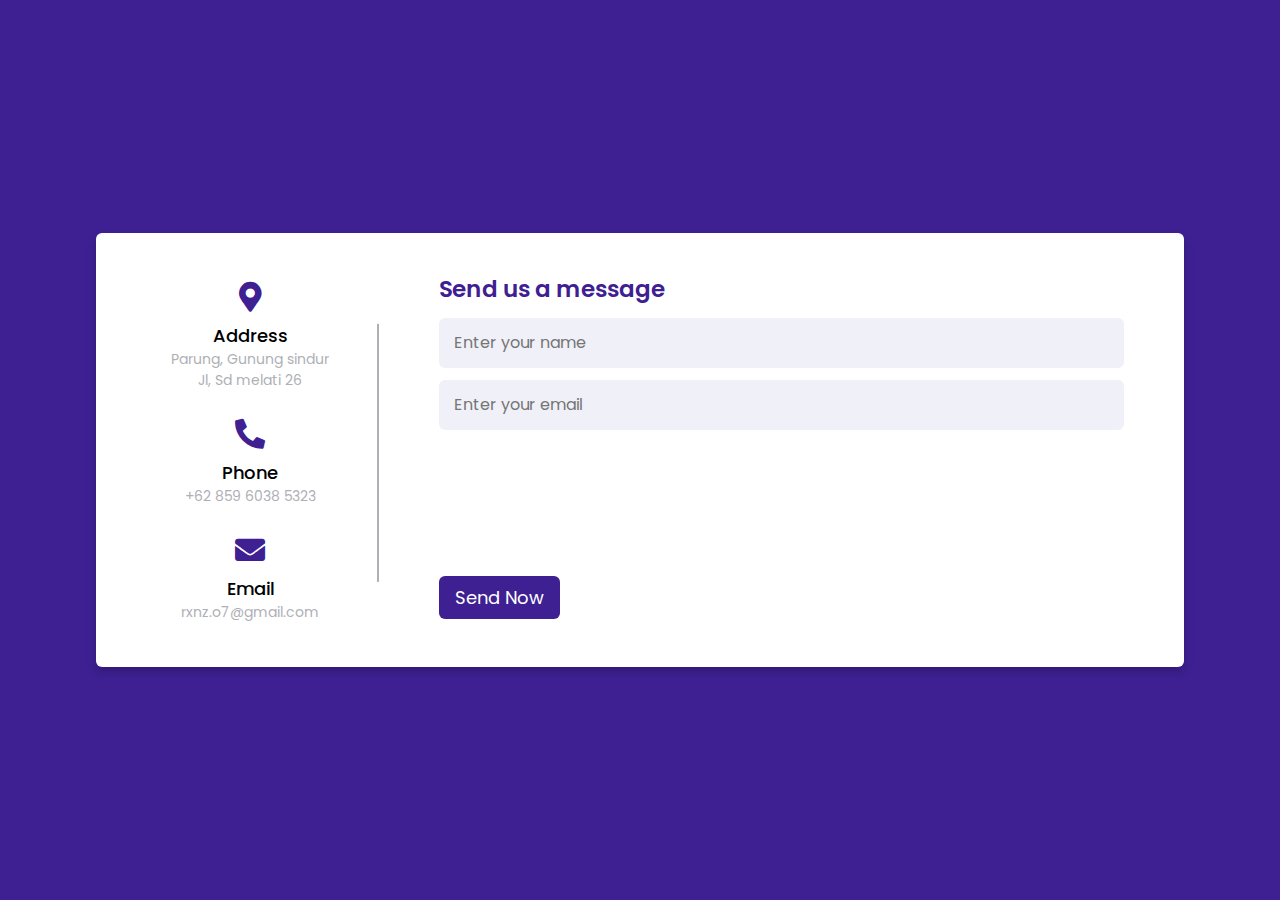
<file: contact.html>
<!DOCTYPE html>
<!-- Created By CodingLab - www.codinglabweb.com -->
<html lang="en" dir="ltr">
  <head>
    <meta charset="UTF-8">
    <title> Responsive Contact Us Form  | CodingLab </title>
    <link rel="stylesheet" href="contact.css">
    <!-- Fontawesome CDN Link -->
    <link rel="stylesheet" href="https://cdnjs.cloudflare.com/ajax/libs/font-awesome/5.15.2/css/all.min.css"/>
     <meta name="viewport" content="width=device-width, initial-scale=1.0">
   </head>
<body>
  <div class="container">
    <div class="content">
      <div class="left-side">
        <div class="address details">
          <i class="fas fa-map-marker-alt"></i>
          <div class="topic">Address</div>
          <div class="text-one">Parung, Gunung sindur</div>
          <div class="text-two">Jl, Sd melati 26</div>
        </div>
        <div class="phone details">
          <i class="fas fa-phone-alt"></i>
          <div class="topic">Phone</div>
          <div class="text-one">+62 859 6038 5323</div>
          <div class="text-two"></div>
        </div>
        <div class="email details">
          <i class="fas fa-envelope"></i>
          <div class="topic">Email</div>
          <div class="text-one">rxnz.o7@gmail.com</div>
          <div class="text-two"></div>
        </div>
      </div>
      <div class="right-side">
        <div class="topic-text">Send us a message</div>
        <p></p>
      <form action="#">
        <div class="input-box">
          <input type="text" placeholder="Enter your name">
        </div>
        <div class="input-box">
          <input type="text" placeholder="Enter your email">
        </div>
        <div class="input-box message-box">
          
        </div>
        <div class="button">
          <input type="button" value="Send Now" >
        </div>
      </form>
    </div>
    </div>
  </div>
</body>
</html>
</file>
<file: contact.css>
/* Google Font CDN Link */
@import url('https://fonts.googleapis.com/css2?family=Poppins:wght@200;300;400;500;600;700&display=swap');
*{
  margin: 0;
  padding: 0;
  box-sizing: border-box;
  font-family: "Poppins" , sans-serif;
}
body{
  min-height: 100vh;
  width: 100%;
  background: #3e2093;
  display: flex;
  align-items: center;
  justify-content: center;
}
.container{
  width: 85%;
  background: #fff;
  border-radius: 6px;
  padding: 20px 60px 30px 40px;
  box-shadow: 0 5px 10px rgba(0, 0, 0, 0.2);
}
.container .content{
  display: flex;
  align-items: center;
  justify-content: space-between;
}
.container .content .left-side{
  width: 25%;
  height: 100%;
  display: flex;
  flex-direction: column;
  align-items: center;
  justify-content: center;
  margin-top: 15px;
  position: relative;
}
.content .left-side::before{
  content: '';
  position: absolute;
  height: 70%;
  width: 2px;
  right: -15px;
  top: 50%;
  transform: translateY(-50%);
  background: #afafb6;
}
.content .left-side .details{
  margin: 14px;
  text-align: center;
}
.content .left-side .details i{
  font-size: 30px;
  color: #3e2093;
  margin-bottom: 10px;
}
.content .left-side .details .topic{
  font-size: 18px;
  font-weight: 500;
}
.content .left-side .details .text-one,
.content .left-side .details .text-two{
  font-size: 14px;
  color: #afafb6;
}
.container .content .right-side{
  width: 75%;
  margin-left: 75px;
}
.content .right-side .topic-text{
  font-size: 23px;
  font-weight: 600;
  color: #3e2093;
}
.right-side .input-box{
  height: 50px;
  width: 100%;
  margin: 12px 0;
}
.right-side .input-box input,
.right-side .input-box textarea{
  height: 100%;
  width: 100%;
  border: none;
  outline: none;
  font-size: 16px;
  background: #F0F1F8;
  border-radius: 6px;
  padding: 0 15px;
  resize: none;
}
.right-side .message-box{
  min-height: 110px;
}
.right-side .input-box textarea{
  padding-top: 6px;
}
.right-side .button{
  display: inline-block;
  margin-top: 12px;
}
.right-side .button input[type="button"]{
  color: #fff;
  font-size: 18px;
  outline: none;
  border: none;
  padding: 8px 16px;
  border-radius: 6px;
  background: #3e2093;
  cursor: pointer;
  transition: all 0.3s ease;
}
.button input[type="button"]:hover{
  background: #5029bc;
}

@media (max-width: 950px) {
  .container{
    width: 90%;
    padding: 30px 40px 40px 35px ;
  }
  .container .content .right-side{
   width: 75%;
   margin-left: 55px;
}
}
@media (max-width: 820px) {
  .container{
    margin: 40px 0;
    height: 100%;
  }
  .container .content{
    flex-direction: column-reverse;
  }
 .container .content .left-side{
   width: 100%;
   flex-direction: row;
   margin-top: 40px;
   justify-content: center;
   flex-wrap: wrap;
 }
 .container .content .left-side::before{
   display: none;
 }
 .container .content .right-side{
   width: 100%;
   margin-left: 0;
 }
}
</file>
